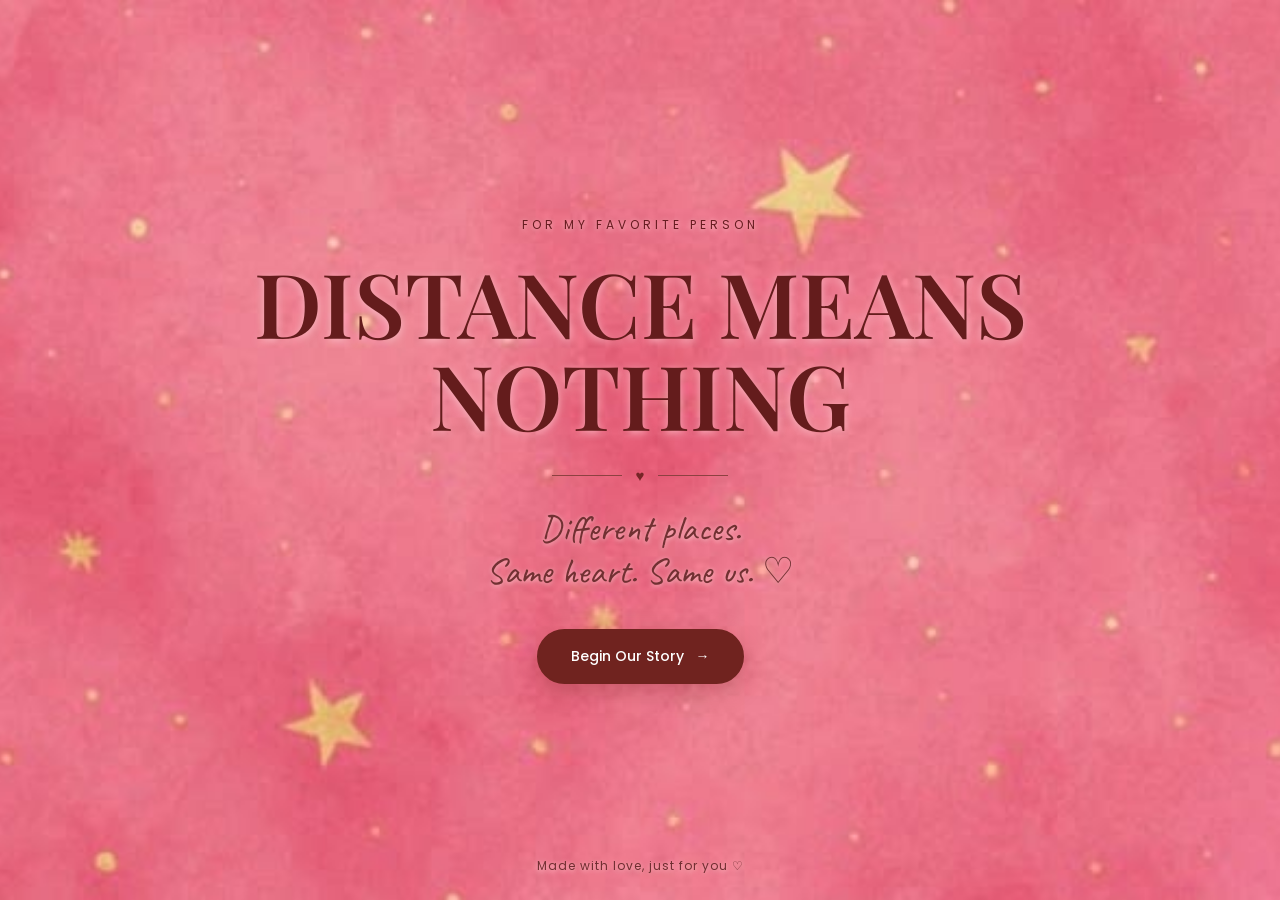
<file: Index.html>
<!DOCTYPE html>
<html lang="en">

<head>

    <meta charset="UTF-8">

    <meta name="viewport" content="width=device-width, initial-scale=1.0">

    <title>Distance Means Nothing ♡</title>

    <!-- Google Fonts -->
    <link href="https://fonts.googleapis.com/css2?family=Caveat:wght@400;500;600&family=Playfair+Display:wght@500;600;700&family=Poppins:wght@300;400;500&display=swap"
          rel="stylesheet">

    <!-- CSS -->
    <link rel="stylesheet" href="style.css">

</head>


<body>

    <main class="container">

        <p class="eyebrow">
            FOR MY FAVORITE PERSON
        </p>


        <h1>
            Distance Means<br>
            Nothing
        </h1>


        <div class="divider">

            <span></span>

            <span class="heart">♥</span>

            <span></span>

        </div>


        <p class="quote">
            Different places.<br>
            Same heart. Same us. ♡
        </p>


        <!-- DIRECT LINK TO PAGE 2 -->

        <a href="story.html" class="story-button">

            Begin Our Story

            <span>→</span>

        </a>


        <p class="footer">
            Made with love, just for you ♡
        </p>

    </main>

</body>

</html>
</file>
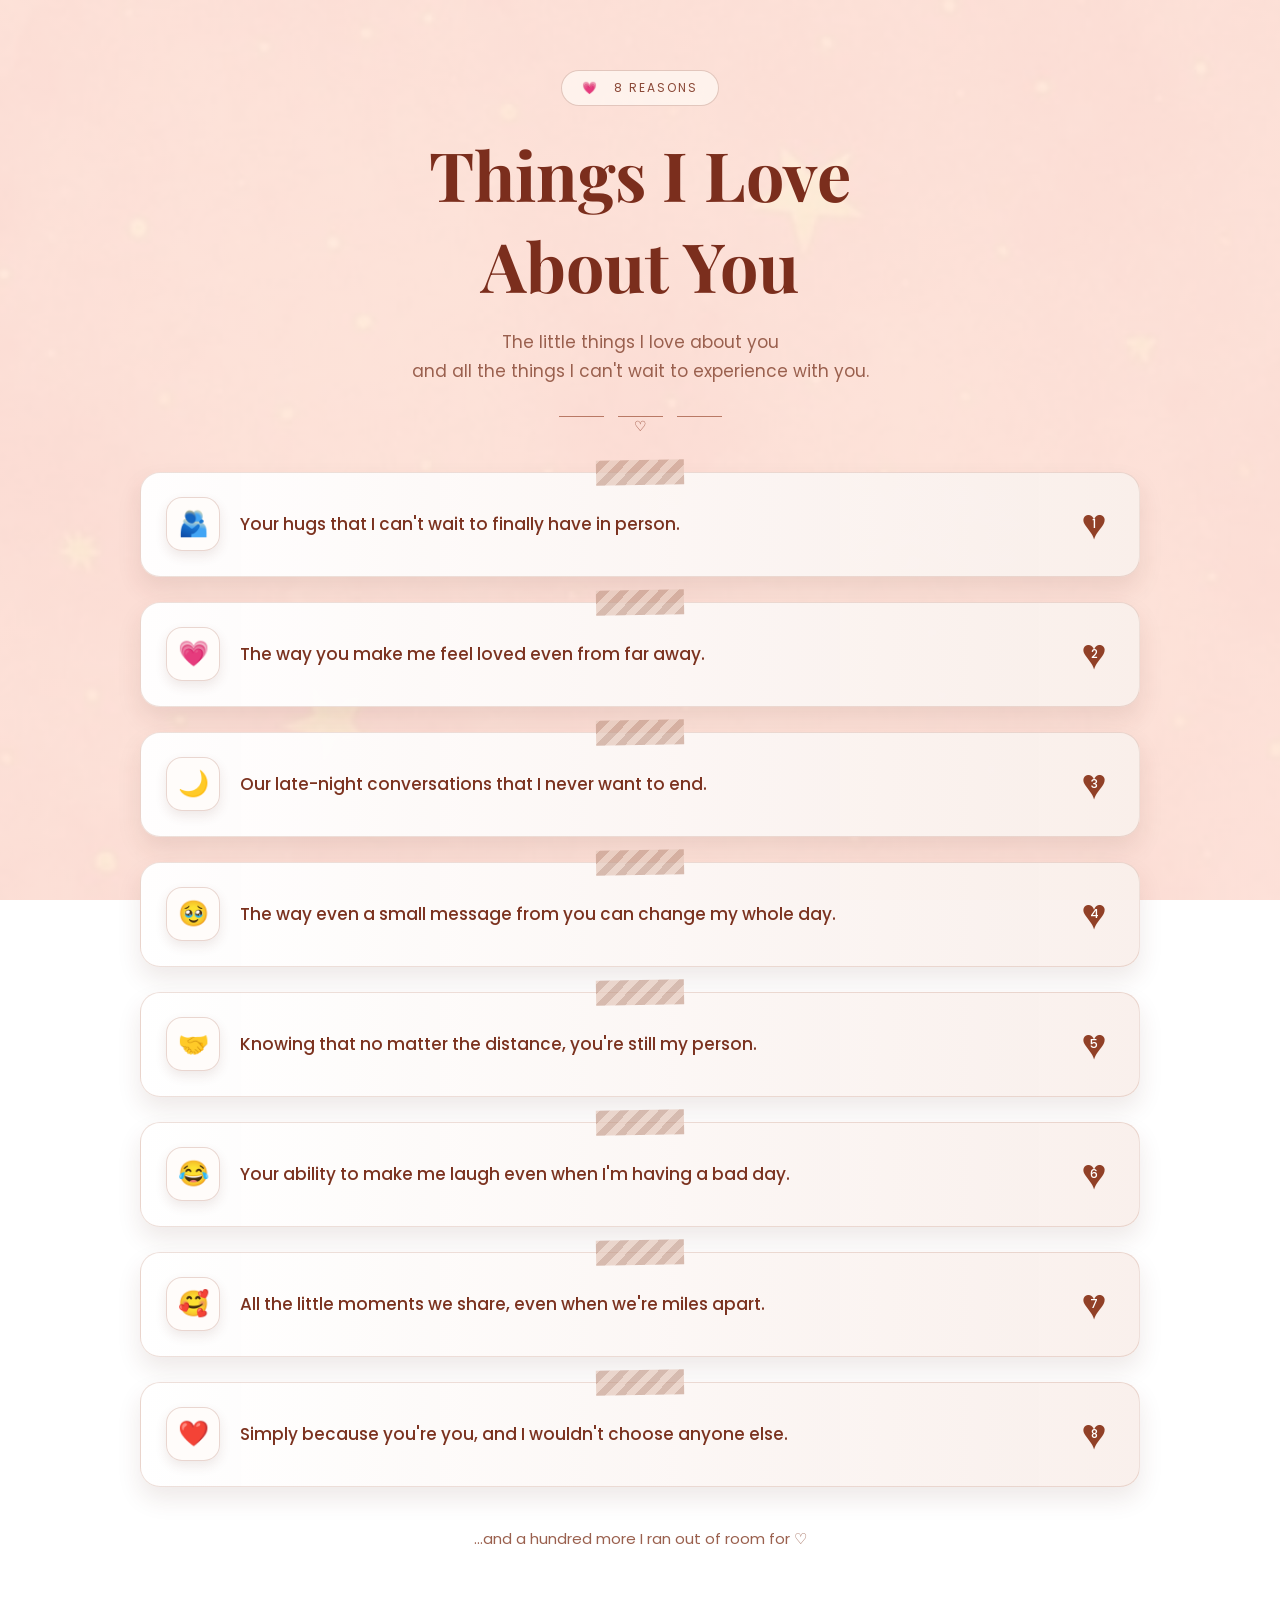
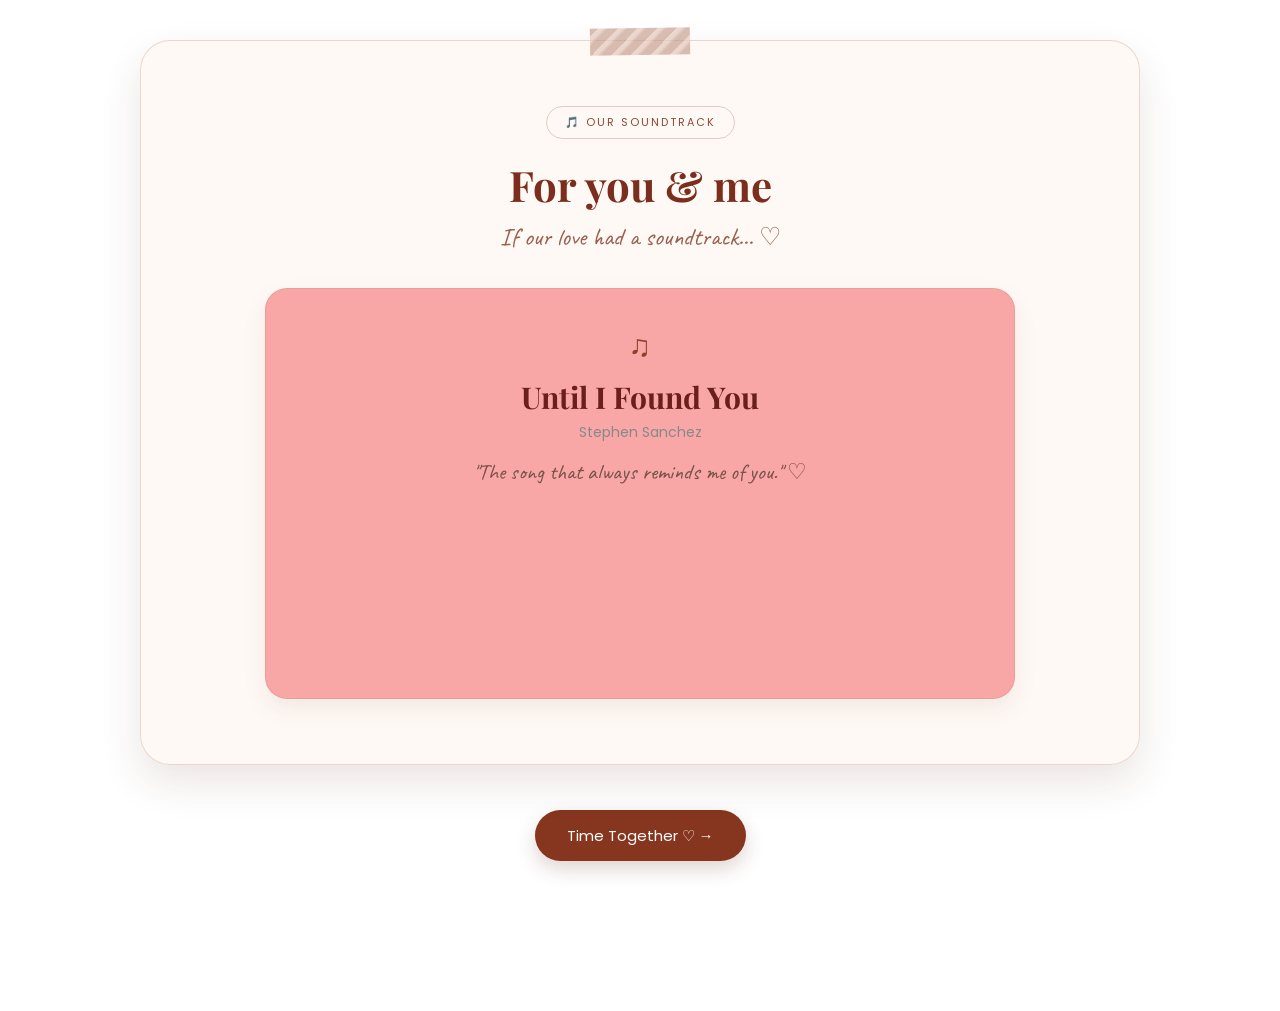
<file: reasons.html>
<!DOCTYPE html>
<html lang="en">

<head>

    <meta charset="UTF-8">

    <meta name="viewport"
          content="width=device-width, initial-scale=1.0">

    <title>Things I Love About You ♡</title>


    <!-- GOOGLE FONTS -->

    <link href="https://fonts.googleapis.com/css2?family=Caveat:wght@400;500;600&family=Playfair+Display:wght@500;600;700&family=Poppins:wght@300;400;500;600&display=swap"
          rel="stylesheet">


    <style>

        /* ========================================
           RESET
        ======================================== */

        * {
            margin: 0;
            padding: 0;
            box-sizing: border-box;
        }


        /* ========================================
           BODY
        ======================================== */

        body {

            min-height: 100vh;

            font-family: 'Poppins', sans-serif;

            background:
                linear-gradient(
                    rgba(255, 239, 226, 0.88),
                    rgba(255, 239, 226, 0.88)
                ),
                url("Main1.jpg");

            background-size: cover;

            background-position: center;

            background-attachment: fixed;

            color: #74301f;

            overflow-x: hidden;

        }


        /* ========================================
           MAIN CONTAINER
        ======================================== */

        .page {

            width: 100%;

            max-width: 1200px;

            margin: auto;

            padding: 70px 30px 90px;

        }


        /* ========================================
           HEADER
        ======================================== */

        .header {

            text-align: center;

            margin-bottom: 55px;

        }


        .badge {

            display: inline-block;

            padding: 8px 20px;

            border-radius: 30px;

            border: 1px solid
                rgba(140, 65, 45, 0.25);

            background:
                rgba(
                    255,
                    248,
                    243,
                    0.75
                );

            color: #8b4938;

            font-size: 12px;

            letter-spacing: 2px;

            margin-bottom: 22px;

        }


        h1 {

            font-family:
                'Playfair Display',
                serif;

            font-size:
                clamp(
                    42px,
                    6vw,
                    68px
                );

            color: #7b2e1d;

            margin-bottom: 18px;

        }


        .subtitle {

            font-size: 17px;

            color: #9a604e;

            max-width: 650px;

            margin: auto;

            line-height: 1.7;

        }


        /* ========================================
           DIVIDER
        ======================================== */

        .divider {

            display: flex;

            justify-content: center;

            align-items: center;

            gap: 14px;

            margin-top: 30px;

        }


        .divider span {

            width: 45px;

            height: 1px;

            background: #b97965;

        }


        .divider .heart {

            color: #91402d;

            font-size: 14px;

        }


        /* ========================================
           REASONS LIST
        ======================================== */

        .reasons {

            width: 100%;

            max-width: 1000px;

            margin: auto;

        }


        /* ========================================
           REASON CARD
        ======================================== */

        .reason-card {

            position: relative;

            display: flex;

            align-items: center;

            width: 100%;

            min-height: 105px;

            margin-bottom: 25px;

            padding:
                20px
                70px
                20px
                25px;

            background:
                linear-gradient(
                    90deg,
                    rgba(
                        255,
                        255,
                        255,
                        0.97
                    ),
                    rgba(
                        249,
                        239,
                        235,
                        0.95
                    )
                );

            border: 1px solid
                rgba(
                    176,
                    113,
                    92,
                    0.22
                );

            border-radius: 20px;

            box-shadow:
                0 12px 25px
                rgba(
                    91,
                    39,
                    28,
                    0.10
                );

            transition:
                transform 0.3s ease,
                box-shadow 0.3s ease;

        }


        .reason-card:hover {

            transform:
                translateY(-4px);

            box-shadow:
                0 16px 30px
                rgba(
                    91,
                    39,
                    28,
                    0.16
                );

        }


        /* ========================================
           TAPE
        ======================================== */

        .tape {

            position: absolute;

            width: 88px;

            height: 25px;

            top: -13px;

            left: 50%;

            transform:
                translateX(-50%)
                rotate(-1deg);

            background:
                repeating-linear-gradient(
                    -45deg,

                    rgba(
                        192,
                        149,
                        131,
                        0.62
                    ),

                    rgba(
                        192,
                        149,
                        131,
                        0.62
                    ) 7px,

                    rgba(
                        229,
                        201,
                        188,
                        0.72
                    ) 7px,

                    rgba(
                        229,
                        201,
                        188,
                        0.72
                    ) 14px
                );

            z-index: 3;

        }


        /* ========================================
           EMOJI BOX
        ======================================== */

        .emoji {

            width: 54px;

            height: 54px;

            min-width: 54px;

            border-radius: 16px;

            display: flex;

            justify-content: center;

            align-items: center;

            background:
                rgba(
                    255,
                    252,
                    250,
                    0.95
                );

            border: 1px solid
                rgba(
                    169,
                    104,
                    84,
                    0.25
                );

            box-shadow:
                0 5px 12px
                rgba(
                    100,
                    50,
                    40,
                    0.10
                );

            font-size: 25px;

            margin-right: 20px;

        }


        /* ========================================
           REASON TEXT
        ======================================== */

        .reason-text {

            font-size: 17px;

            font-weight: 500;

            color: #7b321f;

            line-height: 1.5;

        }


        /* ========================================
           NUMBER HEART
        ======================================== */

        .number {

            position: absolute;

            right: 25px;

            top: 50%;

            transform:
                translateY(-50%);

            width: 40px;

            height: 40px;

            display: flex;

            justify-content: center;

            align-items: center;

            color: white;

            font-size: 12px;

            font-weight: 500;

        }


        /* Heart shape */

        .number::before {

            content: "♥";

            position: absolute;

            font-size: 43px;

            color: #914027;

            z-index: -1;

        }


        /* ========================================
           BOTTOM TEXT
        ======================================== */

        .more {

            text-align: center;

            margin-top: 40px;

            font-size: 15px;

            color: #9a604e;

        }


        /* ========================================
           NEXT BUTTON
        ======================================== */

        .next-area {

            text-align: center;

            margin-top: 35px;

        }


        .next-button {

            display: inline-block;

            text-decoration: none;

            background: #86351f;

            color: white;

            padding:
                14px 32px;

            border-radius: 40px;

            font-size: 15px;

            box-shadow:
                0 8px 20px
                rgba(
                    100,
                    40,
                    25,
                    0.20
                );

            transition:
                transform 0.3s ease,
                background 0.3s ease;

        }


        .next-button:hover {

            background: #a4472c;

            transform:
                translateY(-3px);

        }


        /* ========================================
           MOBILE
        ======================================== */

        @media (max-width: 600px) {

            .page {

                padding:
                    50px 15px 70px;

            }


            h1 {

                font-size: 42px;

            }


            .subtitle {

                font-size: 15px;

            }


            .reason-card {

                min-height: 95px;

                padding:
                    18px
                    55px
                    18px
                    15px;

            }


            .emoji {

                width: 45px;

                height: 45px;

                min-width: 45px;

                font-size: 21px;

                margin-right: 13px;

            }


            .reason-text {

                font-size: 14px;

            }


            .number {

                right: 12px;

            }


            .number::before {

                font-size: 38px;

            }

        }
        /* ========================================
   OUR SOUNDTRACK SECTION
======================================== */

.soundtrack-section {
    width: 100%;
    max-width: 1000px;

    margin: 90px auto 40px;

    padding: 65px 45px;

    background:
        rgba(255, 248, 243, 0.82);

    border: 1px solid
        rgba(176, 113, 92, 0.25);

    border-radius: 30px;

    box-shadow:
        0 18px 40px
        rgba(91, 39, 28, 0.12);

    position: relative;
}


/* little tape on top */

.soundtrack-section::before {
    content: "";

    position: absolute;

    top: -13px;
    left: 50%;

    transform:
        translateX(-50%)
        rotate(-1deg);

    width: 100px;
    height: 27px;

    background:
        repeating-linear-gradient(
            -45deg,

            rgba(192, 149, 131, 0.62),
            rgba(192, 149, 131, 0.62) 7px,

            rgba(229, 201, 188, 0.72),
            rgba(229, 201, 188, 0.72) 14px
        );
}


/* HEADER */

.soundtrack-header {
    text-align: center;

    margin-bottom: 35px;
}


.soundtrack-badge {
    display: inline-block;

    padding: 7px 18px;

    border-radius: 30px;

    border: 1px solid
        rgba(140, 65, 45, 0.25);

    color: #8b4938;

    font-size: 11px;

    letter-spacing: 2px;

    margin-bottom: 18px;
}


.soundtrack-header h2 {
    font-family:
        'Playfair Display',
        serif;

    font-size: 42px;

    color: #7b2e1d;

    margin-bottom: 8px;
}


.soundtrack-header p {
    font-family:
        'Caveat',
        cursive;

    font-size: 25px;

    color: #9a604e;
}


/* SONG CARD */

.soundtrack-card {

    max-width: 750px;

    margin: auto;

    padding: 35px;

    background:
        rgba(248, 155, 155, 0.88);

    border-radius: 22px;

    border: 1px solid
        rgba(176, 113, 92, 0.20);

    box-shadow:
        0 10px 25px
        rgba(91, 39, 28, 0.08);
}


/* SONG DETAILS */

.song-details {
    text-align: center;
}


.music-icon {
    font-size: 30px;

    color: #914027;

    margin-bottom: 8px;
}


.song-details h3 {
    font-family:
        'Playfair Display',
        serif;

    font-size: 30px;

    color: #6A1E1E;

    margin-bottom: 5px;
}


.song-details .artist {
    color: #888;

    font-size: 14px;

    margin-bottom: 15px;
}


.song-details .memory {
    font-family:
        'Caveat',
        cursive;

    font-size: 22px;

    color: #79504a;

    margin-bottom: 25px;
}


/* SPOTIFY */

.spotify-container {
    width: 100%;
}


.spotify-container iframe {
    display: block;

    width: 100%;

    border: none;

    border-radius: 12px;
}


/* MOBILE */

@media (max-width: 600px) {

    .soundtrack-section {
        margin-top: 70px;

        padding: 50px 18px;
    }

    .soundtrack-header h2 {
        font-size: 34px;
    }

    .soundtrack-header p {
        font-size: 23px;
    }

    .soundtrack-card {
        padding: 25px 15px;
    }

    .song-details h3 {
        font-size: 26px;
    }

}
/* ========================================
   NEXT PAGE BUTTON
======================================== */

.next-page-area {
    text-align: center;
    margin-top: 45px;
    padding-bottom: 60px;
}

.next-page-button {
    display: inline-block;

    text-decoration: none;

    background: #86351f;

    color: white;

    padding: 14px 32px;

    border-radius: 40px;

    font-family: 'Poppins', sans-serif;

    font-size: 15px;

    box-shadow:
        0 8px 20px
        rgba(100, 40, 25, 0.20);

    transition:
        transform 0.3s ease,
        background 0.3s ease;
}

.next-page-button:hover {
    background: #a4472c;

    transform: translateY(-3px);
}

    </style>

</head>


<body>


    <main class="page">


        <!-- ====================================
             HEADER
        ===================================== -->

        <header class="header">


            <div class="badge">

                💗 &nbsp; 8 REASONS

            </div>


            <h1>

                Things I Love<br>
                About You

            </h1>


            <p class="subtitle">

                The little things I love about you
                <br>
                and all the things I can't wait
                to experience with you.

            </p>


            <div class="divider">

                <span></span>

                <span class="heart">♡</span>

                <span></span>

            </div>


        </header>




        <section class="reasons">


            <!-- REASON 1 -->

            <div class="reason-card">

                <div class="tape"></div>

                <div class="emoji">
                    🫂
                </div>

                <p class="reason-text">

                    Your hugs that I can't wait
                    to finally have in person.

                </p>

                <div class="number">
                    1
                </div>

            </div>



            <!-- REASON 2 -->

            <div class="reason-card">

                <div class="tape"></div>

                <div class="emoji">
                    💗
                </div>

                <p class="reason-text">

                    The way you make me feel
                    loved even from far away.

                </p>

                <div class="number">
                    2
                </div>

            </div>



            <!-- REASON 3 -->

            <div class="reason-card">

                <div class="tape"></div>

                <div class="emoji">
                    🌙
                </div>

                <p class="reason-text">

                    Our late-night conversations
                    that I never want to end.

                </p>

                <div class="number">
                    3
                </div>

            </div>



            <!-- REASON 4 -->

            <div class="reason-card">

                <div class="tape"></div>

                <div class="emoji">
                    🥹
                </div>

                <p class="reason-text">

                    The way even a small message
                    from you can change my whole day.

                </p>

                <div class="number">
                    4
                </div>

            </div>



            <!-- REASON 5 -->

            <div class="reason-card">

                <div class="tape"></div>

                <div class="emoji">
                    🤝
                </div>

                <p class="reason-text">

                    Knowing that no matter the distance,
                    you're still my person.

                </p>

                <div class="number">
                    5
                </div>

            </div>



            <!-- REASON 6 -->

            <div class="reason-card">

                <div class="tape"></div>

                <div class="emoji">
                    😂
                </div>

                <p class="reason-text">

                    Your ability to make me laugh
                    even when I'm having a bad day.

                </p>

                <div class="number">
                    6
                </div>

            </div>



            <!-- REASON 7 -->

            <div class="reason-card">

                <div class="tape"></div>

                <div class="emoji">
                    🥰
                </div>

                <p class="reason-text">

                    All the little moments we share,
                    even when we're miles apart.

                </p>

                <div class="number">
                    7
                </div>

            </div>

            <!-- REASON 8 -->

            <div class="reason-card">

                <div class="tape"></div>

                <div class="emoji">
                    ❤️
                </div>

                <p class="reason-text">

                    Simply because you're you,
                    and I wouldn't choose anyone else.

                </p>

                <div class="number">
                    8
                </div>

            </div>


        </section>
        <p class="more">

            ...and a hundred more I ran out of room for ♡

        </p>
       <!-- ====================================
     OUR SOUNDTRACK
===================================== -->

<section class="soundtrack-section">

    <div class="soundtrack-header">

        <div class="soundtrack-badge">
            🎵 OUR SOUNDTRACK
        </div>

        <h2>For you & me</h2>

        <p>
            If our love had a soundtrack... ♡
        </p>

    </div>


    <div class="soundtrack-card">

        <div class="song-details">

            <div class="music-icon">
                ♫
            </div>

            <h3>
                Until I Found You
            </h3>

            <p class="artist">
                Stephen Sanchez
            </p>

            <p class="memory">
                "The song that always reminds me of you." ♡
            </p>

        </div>
        


        <div class="spotify-container">

            <iframe
                src="https://open.spotify.com/embed/track/0T5iIrXA4p5GsubkhuBIKV?utm_source=generator"
                width="100%"
                height="152"
                frameborder="0"
                allow="autoplay; clipboard-write; encrypted-media; fullscreen; picture-in-picture"
                loading="lazy">
            </iframe>

        </div>

    </div>

</section>
<!-- NEXT PAGE BUTTON -->

<div class="next-page-area">

    <a href="together.html" class="next-page-button">
        Time Together ♡ →
    </a>

</div>


    </main>


</body>

</html>
</file>
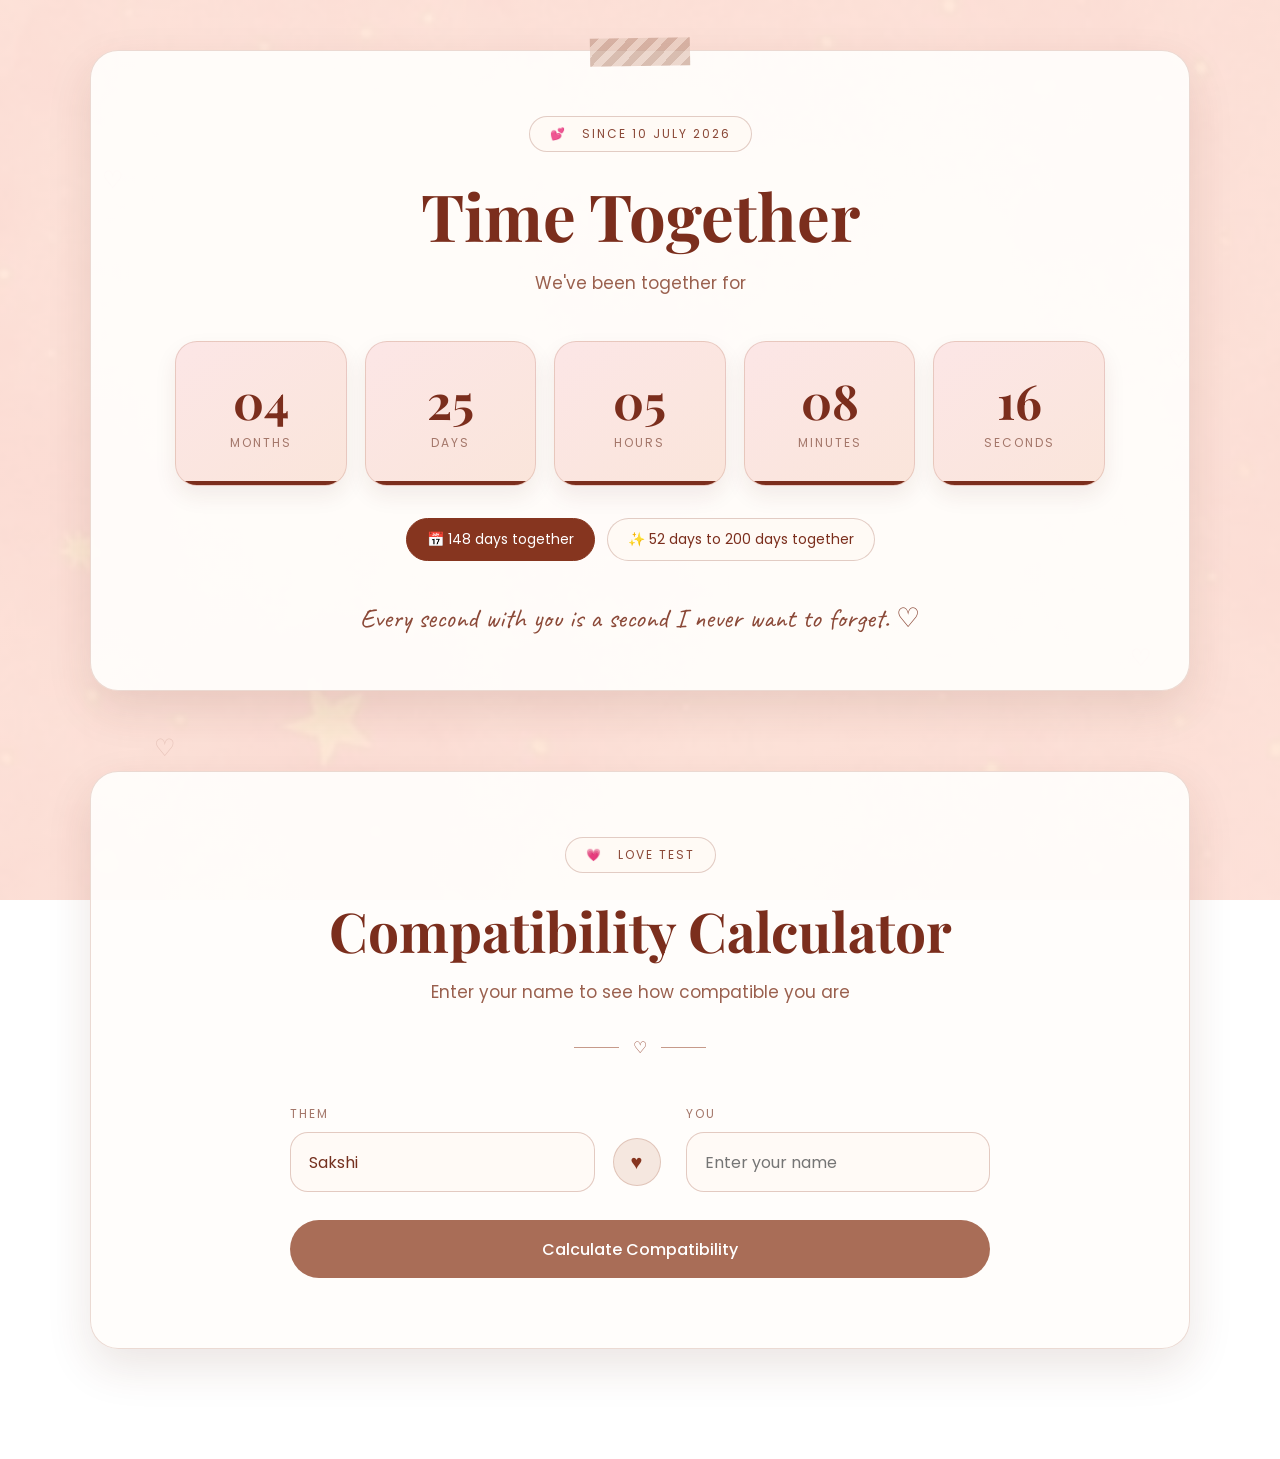
<file: together.html>
<!DOCTYPE html>
<html lang="en">

<head>

    <meta charset="UTF-8">

    <meta name="viewport"
          content="width=device-width, initial-scale=1.0">

    <title>Time Together ♡</title>


    <!-- GOOGLE FONTS -->

    <link
        href="https://fonts.googleapis.com/css2?family=Caveat:wght@400;500;600&family=Playfair+Display:wght@500;600;700&family=Poppins:wght@300;400;500;600&display=swap"
        rel="stylesheet"
    >


    <style>

        * {
            margin: 0;
            padding: 0;
            box-sizing: border-box;
        }


        body {

            min-height: 100vh;

            font-family: 'Poppins', sans-serif;

            background:
                linear-gradient(
                    rgba(255, 239, 226, 0.88),
                    rgba(255, 239, 226, 0.88)
                ),
                url("Main1.jpg");

            background-size: cover;
            background-position: center;
            background-attachment: fixed;

            color: #74301f;

            padding: 50px 20px 80px;

            overflow-x: hidden;
        }


        /* ================================
           FLOATING HEARTS
        ================================= */

        .floating-heart {

            position: fixed;

            color: rgba(139, 73, 56, 0.18);

            font-size: 24px;

            pointer-events: none;

            z-index: 0;
        }

        .heart-1 {
            top: 18%;
            left: 8%;
        }

        .heart-2 {
            top: 38%;
            right: 7%;
        }

        .heart-3 {
            bottom: 15%;
            left: 12%;
        }

        .heart-4 {
            bottom: 25%;
            right: 10%;
        }


        /* ================================
           PAGE
        ================================= */

        .page {

            width: 100%;

            max-width: 1100px;

            margin: auto;

            position: relative;

            z-index: 2;
        }


        /* ================================
           TIME TOGETHER CARD
        ================================= */

        .together-card {

            background:
                rgba(255, 253, 251, 0.94);

            border-radius: 28px;

            padding: 65px 50px 55px;

            border: 1px solid
                rgba(176, 113, 92, 0.25);

            box-shadow:
                0 18px 45px
                rgba(91, 39, 28, 0.12);

            position: relative;
        }


        /* TAPE */

        .tape {

            position: absolute;

            top: -13px;

            left: 50%;

            transform:
                translateX(-50%)
                rotate(-1deg);

            width: 100px;

            height: 28px;

            background:
                repeating-linear-gradient(
                    -45deg,

                    rgba(
                        192,
                        149,
                        131,
                        0.62
                    ),

                    rgba(
                        192,
                        149,
                        131,
                        0.62
                    ) 7px,

                    rgba(
                        229,
                        201,
                        188,
                        0.72
                    ) 7px,

                    rgba(
                        229,
                        201,
                        188,
                        0.72
                    ) 14px
                );
        }


        /* ================================
           HEADER
        ================================= */

        .header {

            text-align: center;

            margin-bottom: 45px;
        }


        .badge {

            display: inline-block;

            padding: 8px 20px;

            border-radius: 30px;

            border: 1px solid
                rgba(140, 65, 45, 0.25);

            background:
                rgba(255, 248, 243, 0.75);

            color: #8b4938;

            font-size: 12px;

            letter-spacing: 2px;

            margin-bottom: 20px;
        }


        h1 {

            font-family:
                'Playfair Display',
                serif;

            font-size:
                clamp(45px, 6vw, 65px);

            color: #7b2e1d;

            margin-bottom: 12px;
        }


        .subtitle {

            font-size: 17px;

            color: #9a604e;
        }


        /* ================================
           TIME GRID
        ================================= */

        .time-grid {

            display: grid;

            grid-template-columns:
                repeat(5, 1fr);

            gap: 18px;

            max-width: 930px;

            margin: auto;
        }


        .time-box {

            background:
                linear-gradient(
                    145deg,
                    rgba(252, 229, 229, 0.96),
                    rgba(250, 228, 217, 0.96)
                );

            border: 1px solid
                rgba(
                    176,
                    113,
                    92,
                    0.25
                );

            border-radius: 22px;

            min-height: 145px;

            display: flex;

            flex-direction: column;

            justify-content: center;

            align-items: center;

            box-shadow:
                0 10px 22px
                rgba(
                    91,
                    39,
                    28,
                    0.08
                );

            position: relative;

            overflow: hidden;
        }


        .time-box::after {

            content: "";

            position: absolute;

            bottom: 0;

            left: 0;

            width: 100%;

            height: 4px;

            background: #7b2e1d;
        }


        .number {

            font-family:
                'Playfair Display',
                serif;

            font-size: 48px;

            font-weight: 700;

            color: #7b2e1d;

            line-height: 1;

            margin-bottom: 10px;
        }


        .label {

            font-size: 12px;

            letter-spacing: 2px;

            color: #a4776a;

            text-transform: uppercase;
        }


        /* ================================
           MILESTONES
        ================================= */

        .milestone-area {

            display: flex;

            justify-content: center;

            align-items: center;

            gap: 12px;

            margin-top: 32px;

            flex-wrap: wrap;
        }


        .milestone {

            padding: 10px 20px;

            border-radius: 30px;

            font-size: 14px;

            border: 1px solid
                rgba(
                    140,
                    65,
                    45,
                    0.25
                );

            background:
                rgba(
                    255,
                    248,
                    243,
                    0.75
                );

            color: #7b2e1d;
        }


        .milestone.active {

            background: #86351f;

            color: white;

            border-color: #86351f;
        }


        .bottom-message {

            text-align: center;

            margin-top: 40px;

            font-family:
                'Caveat',
                cursive;

            font-size: 27px;

            color: #8b4938;
        }


        /* =================================
           COMPATIBILITY SECTION
        ================================= */

        .compatibility-section {

            width: 100%;

            max-width: 1100px;

            margin: 80px auto 30px;

            padding: 65px 45px 70px;

            background:
                rgba(255, 253, 251, 0.94);

            border-radius: 28px;

            border: 1px solid
                rgba(
                    176,
                    113,
                    92,
                    0.25
                );

            box-shadow:
                0 18px 45px
                rgba(
                    91,
                    39,
                    28,
                    0.12
                );
        }


        .compatibility-header {

            text-align: center;

            margin-bottom: 45px;
        }


        .compatibility-badge {

            display: inline-block;

            padding: 8px 20px;

            border-radius: 30px;

            border: 1px solid
                rgba(
                    140,
                    65,
                    45,
                    0.25
                );

            background:
                rgba(
                    255,
                    248,
                    243,
                    0.75
                );

            color: #8b4938;

            font-size: 12px;

            letter-spacing: 2px;

            margin-bottom: 20px;
        }


        .compatibility-header h2 {

            font-family:
                'Playfair Display',
                serif;

            font-size:
                clamp(
                    40px,
                    5vw,
                    55px
                );

            color: #7b2e1d;

            margin-bottom: 12px;
        }


        .compatibility-header p {

            font-size: 17px;

            color: #9a604e;
        }


        .compatibility-divider {

            display: flex;

            justify-content: center;

            align-items: center;

            gap: 14px;

            margin-top: 30px;
        }


        .compatibility-divider span {

            color: #91402d;
        }


        .compatibility-divider span:first-child,
        .compatibility-divider span:last-child {

            width: 45px;

            height: 1px;

            background: #c69a8a;
        }


        /* ================================
           NAME INPUTS
        ================================= */

        .compatibility-content {

            max-width: 700px;

            margin: auto;
        }


        .name-fields {

            display: grid;

            grid-template-columns:
                1fr
                55px
                1fr;

            align-items: end;

            gap: 18px;
        }


        .name-group label {

            display: block;

            color: #a4776a;

            font-size: 12px;

            letter-spacing: 2px;

            margin-bottom: 9px;
        }


        .name-group input {

            width: 100%;

            height: 60px;

            padding: 0 18px;

            border-radius: 18px;

            border: 1px solid
                rgba(
                    176,
                    113,
                    92,
                    0.35
                );

            background:
                rgba(
                    255,
                    250,
                    247,
                    0.9
                );

            color: #74301f;

            font-family:
                'Poppins',
                sans-serif;

            font-size: 16px;

            outline: none;
        }


        .heart-middle {

            width: 48px;

            height: 48px;

            border-radius: 50%;

            display: flex;

            align-items: center;

            justify-content: center;

            background: #f5e7df;

            border: 1px solid
                rgba(
                    176,
                    113,
                    92,
                    0.30
                );

            color: #86351f;

            font-size: 20px;

            margin-bottom: 6px;
        }


        /* ================================
           CALCULATE BUTTON
        ================================= */

        .calculate-compatibility {

            width: 100%;

            height: 58px;

            margin-top: 28px;

            border: none;

            border-radius: 35px;

            background: #a96d57;

            color: white;

            font-family:
                'Poppins',
                sans-serif;

            font-size: 16px;

            font-weight: 500;

            cursor: pointer;

            transition: 0.3s ease;
        }


        .calculate-compatibility:hover {

            background: #86351f;

            transform:
                translateY(-2px);
        }


        /* ================================
           CALCULATING
        ================================= */

        .calculating {

            display: none;

            text-align: center;

            margin-top: 35px;

            padding: 30px;

            background:
                rgba(
                    255,
                    245,
                    240,
                    0.8
                );

            border-radius: 22px;
        }


        .calculating.show {

            display: block;

            animation:
                fadeIn
                0.4s ease;
        }


        .calculating-title {

            font-family:
                'Caveat',
                cursive;

            font-size: 28px;

            color: #8b4938;

            margin-bottom: 18px;
        }


        .progress-bar {

            width: 100%;

            max-width: 450px;

            height: 8px;

            background: #ead8d0;

            border-radius: 20px;

            overflow: hidden;

            margin: auto;
        }


        .progress {

            width: 0%;

            height: 100%;

            background: #86351f;

            border-radius: 20px;

            transition:
                width 2s ease;
        }


        /* ================================
           RESULT
        ================================= */

        .compatibility-result {

            display: none;

            text-align: center;

            margin-top: 40px;

            padding: 35px 20px;
        }


        .compatibility-result.show {

            display: block;

            animation:
                resultAppear
                0.8s ease;
        }


        .score-label {

            font-size: 12px;

            letter-spacing: 2px;

            color: #a4776a;

            margin-bottom: 20px;
        }


        .score-circle {

            width: 175px;

            height: 175px;

            border-radius: 50%;

            border: 9px solid #86351f;

            margin: 0 auto 25px;

            display: flex;

            flex-direction: column;

            align-items: center;

            justify-content: center;

            color: #86351f;

            background:
                rgba(
                    255,
                    248,
                    243,
                    0.65
                );

            box-shadow:
                0 10px 30px
                rgba(
                    100,
                    40,
                    25,
                    0.12
                );
        }


        .score-circle span {

            font-family:
                'Playfair Display',
                serif;

            font-size: 45px;

            font-weight: 700;

            line-height: 1;
        }


        .score-heart {

            font-size: 18px;

            margin-top: 7px;
        }


        .compatibility-result h3 {

            font-family:
                'Playfair Display',
                serif;

            color: #7b2e1d;

            font-size: 32px;

            margin-bottom: 6px;
        }


        .couple-names {

            color: #a4776a;

            font-size: 16px;
        }


        /* ================================
           ANIMATIONS
        ================================= */

        @keyframes fadeIn {

            from {
                opacity: 0;
            }

            to {
                opacity: 1;
            }
        }


        @keyframes resultAppear {

            from {

                opacity: 0;

                transform:
                    translateY(20px)
                    scale(0.95);
            }

            to {

                opacity: 1;

                transform:
                    translateY(0)
                    scale(1);
            }
        }


        /* ================================
           MOBILE
        ================================= */

        @media (max-width: 800px) {

            .together-card {

                padding:
                    50px
                    25px
                    40px;
            }


            .time-grid {

                grid-template-columns:
                    repeat(2, 1fr);
            }


            .time-box {

                min-height: 125px;
            }


            .number {

                font-size: 40px;
            }


            .compatibility-section {

                padding:
                    50px
                    25px
                    55px;
            }
        }


        @media (max-width: 600px) {

            body {

                padding:
                    35px
                    12px
                    60px;
            }


            .together-card,
            .compatibility-section {

                padding:
                    45px
                    15px
                    40px;

                border-radius: 22px;
            }


            h1 {

                font-size: 40px;
            }


            .subtitle {

                font-size: 15px;
            }


            .time-grid {

                gap: 12px;
            }


            .time-box {

                min-height: 115px;

                border-radius: 18px;
            }


            .number {

                font-size: 34px;
            }


            .label {

                font-size: 10px;
            }


            .bottom-message {

                font-size: 23px;
            }


            .name-fields {

                grid-template-columns: 1fr;

                gap: 12px;
            }


            .heart-middle {

                margin: 0 auto;
            }


            .compatibility-header h2 {

                font-size: 34px;
            }


            .score-circle {

                width: 155px;

                height: 155px;
            }


            .score-circle span {

                font-size: 40px;
            }
        }

    </style>

</head>


<body>


    <!-- FLOATING HEARTS -->

    <div class="floating-heart heart-1">♡</div>

    <div class="floating-heart heart-2">♡</div>

    <div class="floating-heart heart-3">♡</div>

    <div class="floating-heart heart-4">♡</div>


    <main class="page">


        <!-- =================================
             TIME TOGETHER
        ================================== -->

        <section class="together-card">

            <div class="tape"></div>


            <header class="header">

                <div class="badge">

                    💕 &nbsp; SINCE 10 JULY 2026

                </div>


                <h1>
                    Time Together
                </h1>


                <p class="subtitle">
                    We've been together for
                </p>

            </header>


            <!-- TIME -->

            <div class="time-grid">


                <div class="time-box">

                    <div
                        class="number"
                        id="months">
                        00
                    </div>

                    <div class="label">
                        Months
                    </div>

                </div>


                <div class="time-box">

                    <div
                        class="number"
                        id="days">
                        00
                    </div>

                    <div class="label">
                        Days
                    </div>

                </div>


                <div class="time-box">

                    <div
                        class="number"
                        id="hours">
                        00
                    </div>

                    <div class="label">
                        Hours
                    </div>

                </div>


                <div class="time-box">

                    <div
                        class="number"
                        id="minutes">
                        00
                    </div>

                    <div class="label">
                        Minutes
                    </div>

                </div>


                <div class="time-box">

                    <div
                        class="number"
                        id="seconds">
                        00
                    </div>

                    <div class="label">
                        Seconds
                    </div>

                </div>

            </div>


            <!-- MILESTONES -->

            <div class="milestone-area">

                <div
                    class="milestone active"
                    id="daysTogether">
                    📅 0 days together
                </div>


                <div
                    class="milestone"
                    id="nextMilestone">
                    ✨ Loading...
                </div>

            </div>


            <div class="bottom-message">

                Every second with you is a second
                I never want to forget. ♡

            </div>

        </section>



        <!-- =================================
             COMPATIBILITY CALCULATOR
        ================================== -->

        <section class="compatibility-section">


            <div class="compatibility-header">


                <div class="compatibility-badge">

                    💗 &nbsp; LOVE TEST

                </div>


                <h2>
                    Compatibility Calculator
                </h2>


                <p>
                    Enter your name to see how compatible you are
                </p>


                <div class="compatibility-divider">

                    <span></span>

                    <span>♡</span>

                    <span></span>

                </div>

            </div>


            <div class="compatibility-content">


                <!-- NAMES -->

                <div class="name-fields">


                    <div class="name-group">

                        <label>
                            THEM
                        </label>

                        <input
                            type="text"
                            id="theirName"
                            value="Sakshi"
                            readonly>

                    </div>


                    <div class="heart-middle">
                        ♥
                    </div>


                    <div class="name-group">

                        <label>
                            YOU
                        </label>

                        <input
                            type="text"
                            id="yourName"
                            placeholder="Enter your name">

                    </div>

                </div>


                <!-- BUTTON -->

                <button
                    class="calculate-compatibility"
                    id="calculateButton"
                    type="button"
                    onclick="calculateLove()">

                    Calculate Compatibility

                </button>


                <!-- CALCULATING -->

                <div
                    class="calculating"
                    id="calculating">

                    <div class="calculating-title">

                        Calculating your love story... ♡

                    </div>


                    <div class="progress-bar">

                        <div
                            class="progress"
                            id="progress">
                        </div>

                    </div>

                </div>


                <!-- RESULT -->

                <div
                    class="compatibility-result"
                    id="compatibilityResult">


                    <p class="score-label">

                        YOUR COMPATIBILITY SCORE

                    </p>


                    <div class="score-circle">

                        <span id="lovePercentage">
                            96%
                        </span>

                        <div class="score-heart">
                            ♥
                        </div>

                    </div>


                    <h3 id="loveMessage">

                        Perfect Match!

                    </h3>


                    <p
                        class="couple-names"
                        id="coupleNames">

                        alok &amp; Sakshi

                    </p>


                </div>

            </div>

        </section>


    </main>



    <!-- =================================
         JAVASCRIPT
    ================================== -->

    <script>


        /* =================================
           TIME TOGETHER
        ================================= */

        const startDate =
            new Date(
                2026,
                6,
                10,
                0,
                0,
                0
            );


        function updateTimer() {

            const now =
                new Date();


            const difference =
                now.getTime()
                -
                startDate.getTime();


            if (difference < 0) {

                return;

            }


            /* TOTAL DAYS */

            const totalDays =
                Math.floor(
                    difference /
                    (1000 * 60 * 60 * 24)
                );


            /* MONTHS */

            let months =
                (
                    now.getFullYear()
                    -
                    startDate.getFullYear()
                ) * 12
                +
                (
                    now.getMonth()
                    -
                    startDate.getMonth()
                );


            let anniversary =
                new Date(startDate);


            anniversary.setMonth(
                startDate.getMonth()
                +
                months
            );


            if (now < anniversary) {

                months--;

                anniversary =
                    new Date(startDate);

                anniversary.setMonth(
                    startDate.getMonth()
                    +
                    months
                );
            }


            /* REMAINING AFTER MONTHS */

            const remaining =
                now.getTime()
                -
                anniversary.getTime();


            const days =
                Math.floor(
                    remaining /
                    (1000 * 60 * 60 * 24)
                );


            const hours =
                Math.floor(
                    (
                        remaining %
                        (1000 * 60 * 60 * 24)
                    )
                    /
                    (1000 * 60 * 60)
                );


            const minutes =
                Math.floor(
                    (
                        remaining %
                        (1000 * 60 * 60)
                    )
                    /
                    (1000 * 60)
                );


            const seconds =
                Math.floor(
                    (
                        remaining %
                        (1000 * 60)
                    )
                    /
                    1000
                );


            /* DISPLAY */

            document
                .getElementById("months")
                .textContent =
                String(months)
                .padStart(2, "0");


            document
                .getElementById("days")
                .textContent =
                String(days)
                .padStart(2, "0");


            document
                .getElementById("hours")
                .textContent =
                String(hours)
                .padStart(2, "0");


            document
                .getElementById("minutes")
                .textContent =
                String(minutes)
                .padStart(2, "0");


            document
                .getElementById("seconds")
                .textContent =
                String(seconds)
                .padStart(2, "0");


            /* TOTAL DAYS */

            document
                .getElementById("daysTogether")
                .textContent =
                "📅 "
                +
                totalDays
                +
                " days together";


            /* NEXT 100 DAYS */

            const nextMilestone =
                Math.ceil(
                    (totalDays + 1) / 100
                ) * 100;


            const daysLeft =
                nextMilestone
                -
                totalDays;


            document
                .getElementById("nextMilestone")
                .textContent =
                "✨ "
                +
                daysLeft
                +
                " days to "
                +
                nextMilestone
                +
                " days together";

        }


        /* START TIMER */

        updateTimer();

        setInterval(
            updateTimer,
            1000
        );



        /* =================================
           COMPATIBILITY
        ================================= */

        function calculateLove() {


            const yourNameInput =
                document
                .getElementById("yourName");


            const yourName =
                yourNameInput
                .value
                .trim();


            if (yourName === "") {

                alert(
                    "Enter your name first ♡"
                );

                yourNameInput.focus();

                return;

            }


            /* GET NAMES */

            const theirName =
                document
                .getElementById("theirName")
                .value
                .trim();


            /* BUTTON */

            const button =
                document
                .getElementById(
                    "calculateButton"
                );


            /* CALCULATING BOX */

            const calculating =
                document
                .getElementById(
                    "calculating"
                );


            /* PROGRESS */

            const progress =
                document
                .getElementById(
                    "progress"
                );


            /* RESULT */

            const result =
                document
                .getElementById(
                    "compatibilityResult"
                );


            /* NAMES */

            document
                .getElementById(
                    "coupleNames"
                )
                .textContent =
                yourName
                +
                " & "
                +
                theirName;


            /* BUTTON STATE */

            button.disabled = true;

            button.textContent =
                "Calculating...";


            /* SHOW CALCULATING */

            calculating
                .classList
                .add("show");


            /* PROGRESS */

            setTimeout(
                function() {

                    progress.style.width =
                        "100%";

                },
                100
            );


            /* SHOW RESULT */

            setTimeout(
                function() {

                    calculating
                        .classList
                        .remove("show");


                    /*
                     * YOUR FIXED LOVE SCORE
                     */

                    document
                        .getElementById(
                            "lovePercentage"
                        )
                        .textContent =
                        "96%";


                    document
                        .getElementById(
                            "loveMessage"
                        )
                        .textContent =
                        "Perfect Match!";


                    result
                        .classList
                        .add("show");


                    button.disabled =
                        false;


                    button.textContent =
                        "Calculate Again ♡";


                    progress.style.width =
                        "0%";

                },
                2300
            );

        }

    </script>


</body>

</html>
</file>
<file: style.css>
* {
    margin: 0;
    padding: 0;
    box-sizing: border-box;
}


/* =========================
   PAGE
========================= */

body {
    min-height: 100vh;
    overflow: hidden;

    font-family: 'Poppins', sans-serif;

    background-image: url("Main1.jpg");
    background-size: cover;
    background-position: center;
    background-repeat: no-repeat;

    color: #67201f;
}


/* =========================
   MAIN CONTENT
========================= */

.container {
    width: 100%;
    min-height: 100vh;

    display: flex;
    flex-direction: column;

    justify-content: center;
    align-items: center;

    text-align: center;

    padding: 30px;

    position: relative;
}


/* =========================
   TOP TEXT
========================= */

.eyebrow {
    font-size: 12px;

    letter-spacing: 4px;

    text-transform: uppercase;

    color: #671c20;

    margin-bottom: 22px;

    text-shadow:
        0 1px 5px rgba(255, 220, 220, 0.8);
}


/* =========================
   TITLE
========================= */

h1 {
    font-family: 'Playfair Display', serif;

    font-size: clamp(50px, 7vw, 90px);

    line-height: 1.02;

    font-weight: 600;

    text-transform: uppercase;

    color: #641c1c;

    text-shadow:
        0 2px 8px rgba(255, 210, 215, 0.7);
}


/* =========================
   DIVIDER
========================= */

.divider {
    display: flex;

    align-items: center;

    gap: 14px;

    margin-top: 25px;
    margin-bottom: 20px;
}

.divider span:not(.heart) {
    width: 70px;
    height: 1px;

    background: #8d4141;
}

.divider .heart {
    color: #762527;

    font-size: 15px;
}


/* =========================
   QUOTE
========================= */

.quote {
    font-family: 'Caveat', cursive;

    font-size: clamp(28px, 3vw, 36px);

    line-height: 1.2;

    color: #713032;

    margin-bottom: 35px;

    text-shadow:
        0 1px 5px rgba(255, 220, 220, 0.8);
}


/* =========================
   BUTTON
========================= */

.story-button {
    display: inline-block;

    padding: 15px 32px;

    border-radius: 50px;

    background: #70231f;

    border: 2px solid #70231f;

    color: #ffffff;

    text-decoration: none;

    font-family: 'Poppins', sans-serif;

    font-size: 14px;

    font-weight: 500;

    cursor: pointer;

    box-shadow:
        0 8px 25px rgba(100, 20, 20, 0.25);

    transition:
        background 0.3s ease,
        transform 0.3s ease,
        box-shadow 0.3s ease;
}

.story-button span {
    display: inline-block;

    margin-left: 8px;

    transition: transform 0.3s ease;
}

.story-button:hover {
    background: #9b3838;

    border-color: #9b3838;

    color: #ffffff;

    transform: translateY(-4px);

    box-shadow:
        0 12px 30px rgba(100, 20, 20, 0.35);
}

.story-button:hover span {
    transform: translateX(6px);
}


/* =========================
   FOOTER
========================= */

.footer {
    position: absolute;

    bottom: 25px;

    font-size: 12px;

    letter-spacing: 1px;

    color: #702e31;

    text-shadow:
        0 1px 5px rgba(255, 220, 220, 0.8);
}


/* =========================
   MOBILE
========================= */

@media (max-width: 600px) {

    h1 {
        font-size: 47px;
    }

    .eyebrow {
        font-size: 9px;

        letter-spacing: 3px;
    }

    .divider span:not(.heart) {
        width: 45px;
    }

    .quote {
        font-size: 27px;
    }

    .story-button {
        padding: 13px 26px;
    }
}
```
</file>
